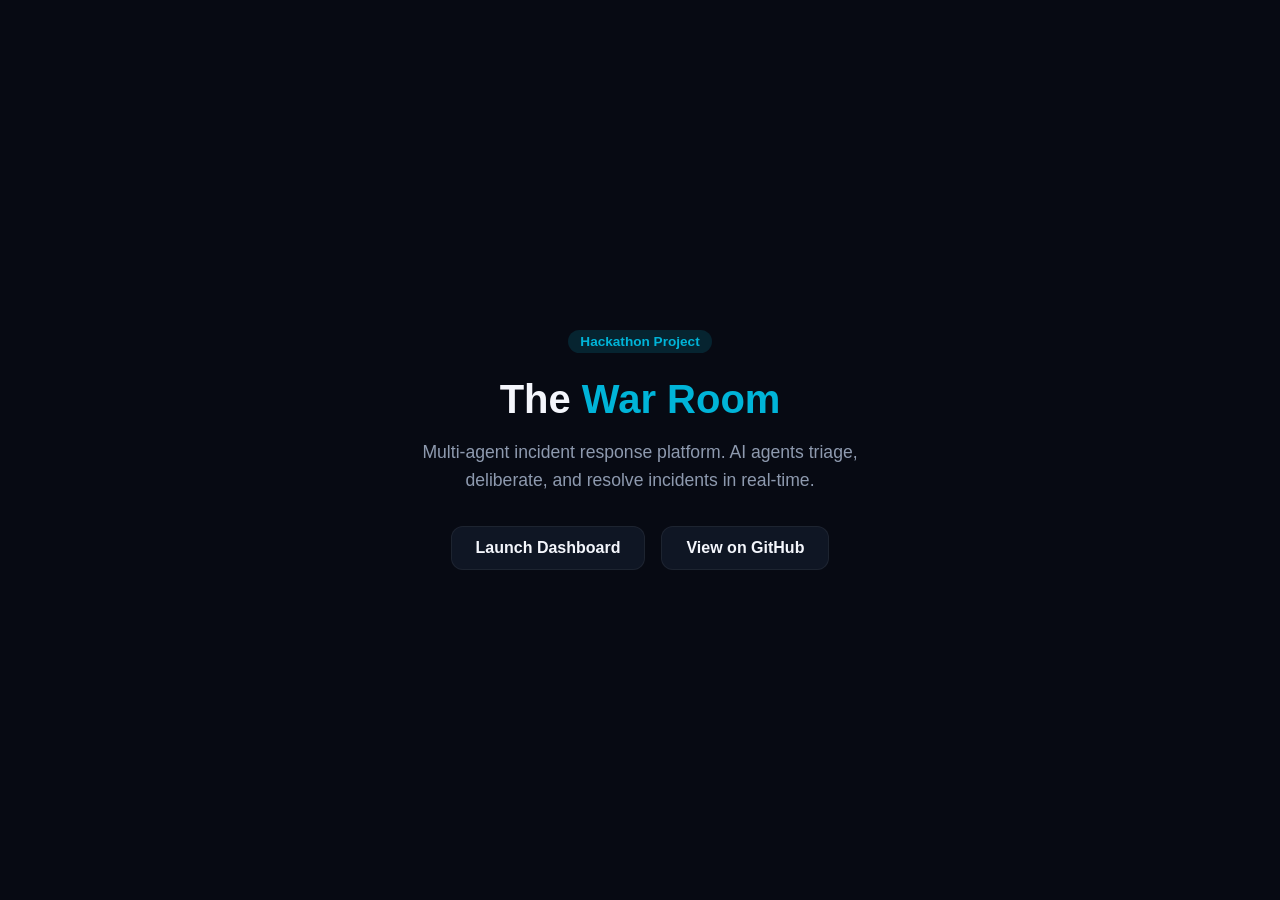
<file: docs/index.html>
<!DOCTYPE html>
<html lang="en">
<head>
    <meta charset="UTF-8">
    <meta name="viewport" content="width=device-width, initial-scale=1.0">
    <title>The War Room — Incident Response Platform</title>
    <style>
        * { margin: 0; padding: 0; box-sizing: border-box; }
        body {
            background: #070A13;
            color: #F4F6FC;
            font-family: 'Inter', -apple-system, sans-serif;
            display: flex;
            flex-direction: column;
            align-items: center;
            justify-content: center;
            min-height: 100vh;
            padding: 2rem;
            text-align: center;
        }
        h1 { font-size: 2.5rem; font-weight: 800; margin-bottom: 1rem; }
        .accent { color: #00B4D8; }
        p { color: #8E9AAF; font-size: 1.1rem; max-width: 500px; line-height: 1.6; margin-bottom: 2rem; }
        .links { display: flex; gap: 1rem; flex-wrap: wrap; justify-content: center; }
        a {
            background: rgba(27, 38, 59, 0.45);
            border: 1px solid rgba(255,255,255,0.06);
            color: #F4F6FC;
            padding: 0.75rem 1.5rem;
            border-radius: 12px;
            text-decoration: none;
            font-weight: 600;
            transition: all 0.2s;
        }
        a:hover { background: #00B4D8; color: #070A13; border-color: #00B4D8; }
        .badge {
            display: inline-block;
            background: rgba(0, 180, 216, 0.15);
            color: #00B4D8;
            padding: 0.25rem 0.75rem;
            border-radius: 999px;
            font-size: 0.85rem;
            font-weight: 600;
            margin-bottom: 1.5rem;
        }
    </style>
</head>
<body>
    <div class="badge">Hackathon Project</div>
    <h1>The <span class="accent">War Room</span></h1>
    <p>Multi-agent incident response platform. AI agents triage, deliberate, and resolve incidents in real-time.</p>
    <div class="links">
        <a href="../ui/dashboard.html">Launch Dashboard</a>
        <a href="https://github.com/vib3withsimran/The-war-room">View on GitHub</a>
    </div>
</body>
</html>
</file>
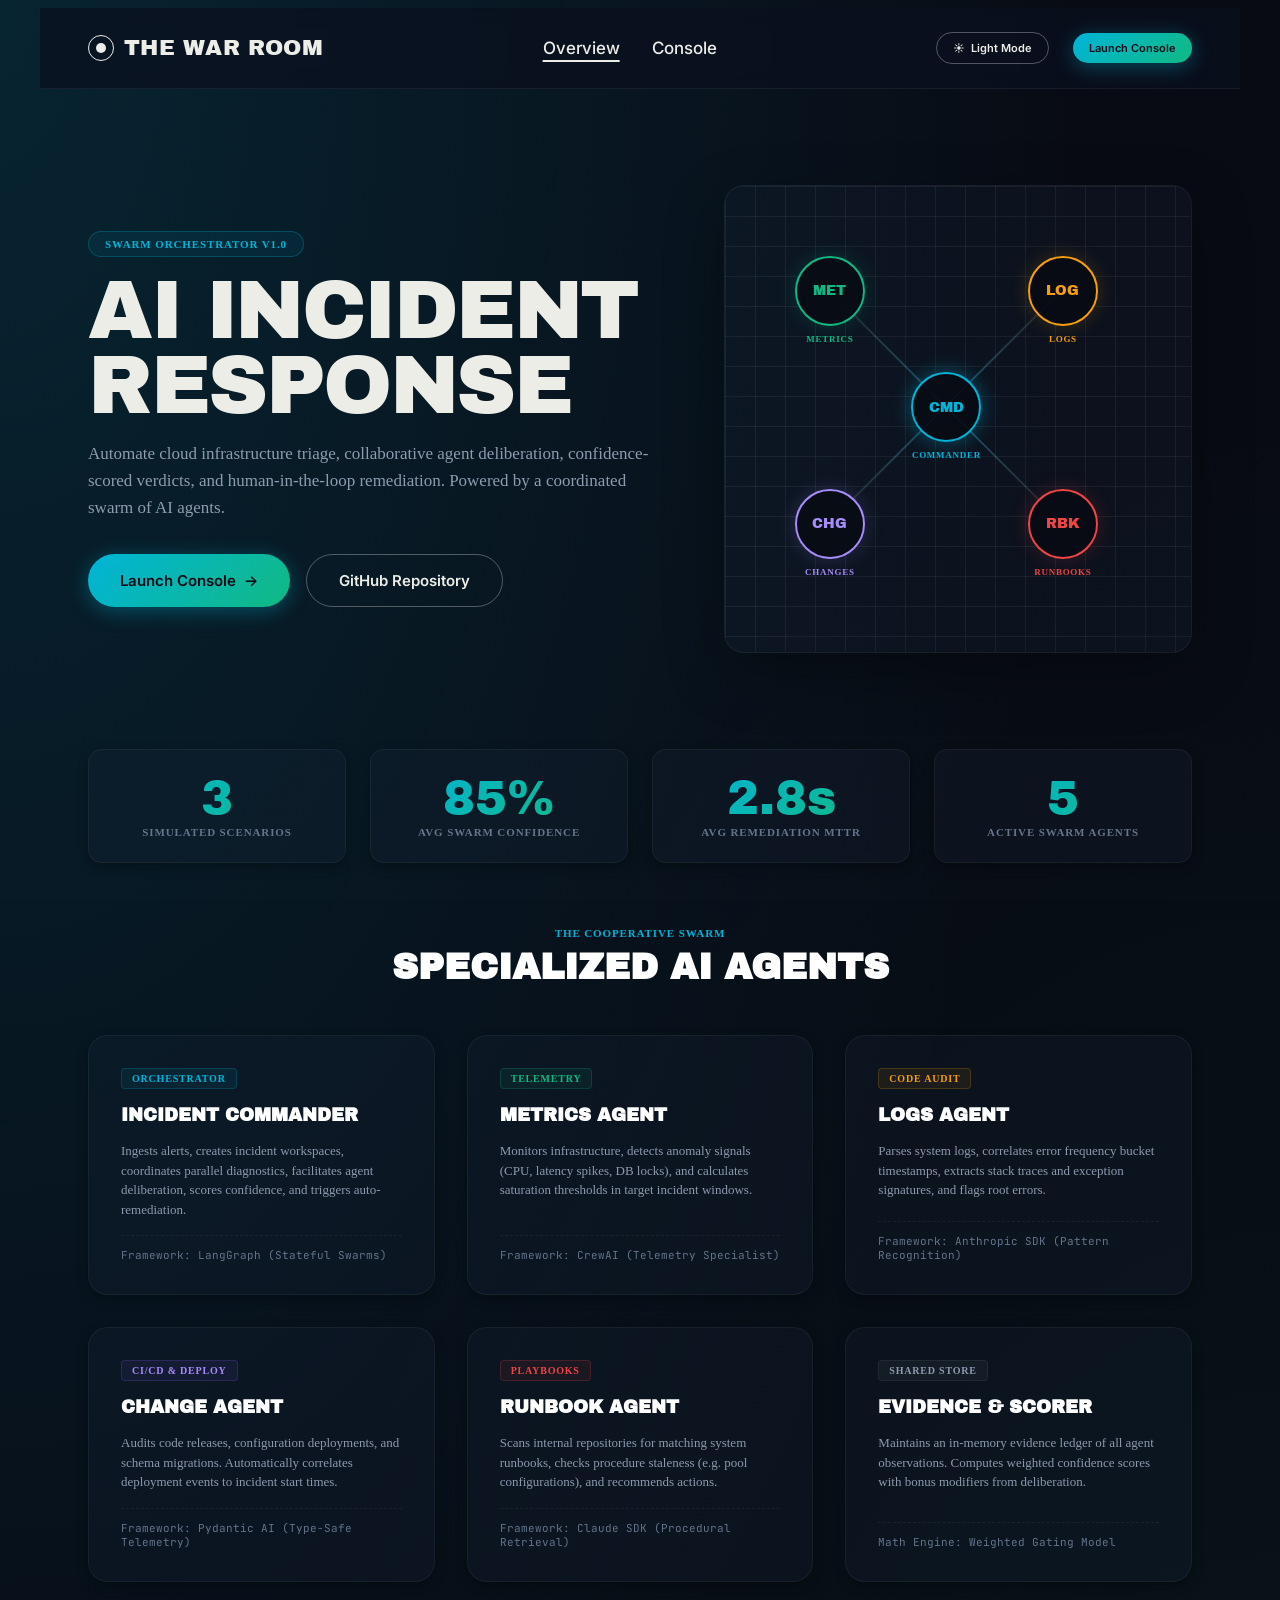
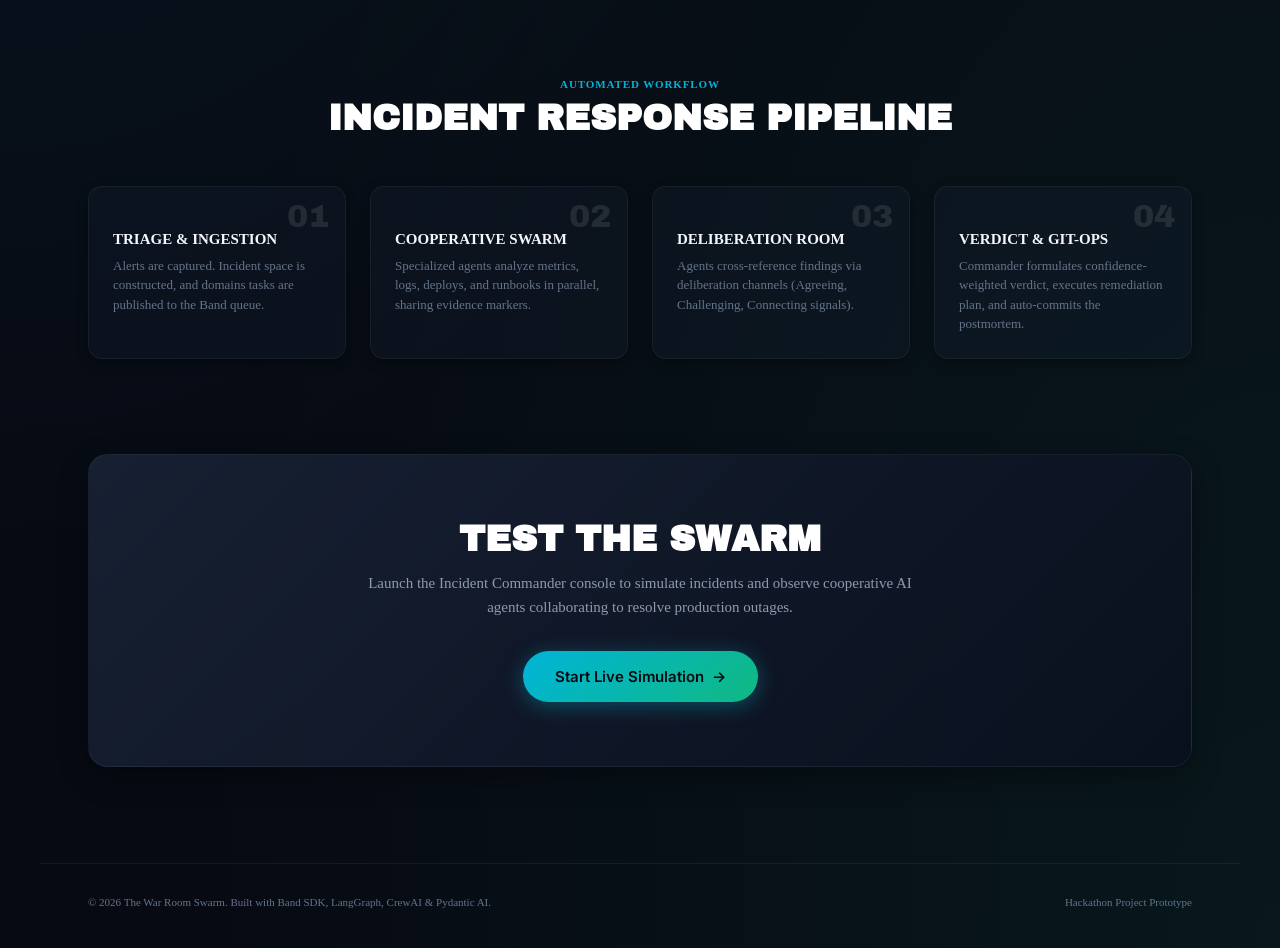
<file: ui/index.html>
<!doctype html>
<html lang="en">
  <head>
    <meta charset="UTF-8" />
    <meta name="viewport" content="width=device-width, initial-scale=1.0" />
    <title>The War Room — Autonomous AI Incident Response Swarm</title>
    <link rel="preconnect" href="https://fonts.googleapis.com" />
    <link rel="preconnect" href="https://fonts.gstatic.com" crossorigin />
    <link
      href="https://fonts.googleapis.com/css2?family=Archivo+Black&family=Inter:wght@400;500;600;700&family=JetBrains+Mono:wght@400;500&display=swap"
      rel="stylesheet"
    />
    <link rel="stylesheet" href="assets/tokens.css" />
    <link rel="stylesheet" href="assets/components.css" />
    <link rel="stylesheet" href="https://unpkg.com/aos@next/dist/aos.css" />
    <style>
      :root {
        /* Theme Variables (Dark Mode by Default) */
        --bg-color: #070a13;
        --bg-image:
          radial-gradient(at 0% 0%, rgba(0, 180, 216, 0.15) 0px, transparent 60%),
          radial-gradient(at 100% 100%, rgba(16, 185, 129, 0.08) 0px, transparent 60%);
        --fg-color: #f4f6fc;
        --fg-soft: #8e9aaf;
        --fg-muted: #64748b;
        --card-bg: rgba(27, 38, 59, 0.25);
        --card-border: rgba(255, 255, 255, 0.05);
        --node-bg: rgba(7, 10, 19, 0.9);
        --nav-bg: rgba(10, 15, 30, 0.75);
        --border-color: rgba(255, 255, 255, 0.06);
        --title-color: #ffffff;
        --cta-bg: linear-gradient(135deg, rgba(27, 38, 59, 0.8), rgba(10, 15, 30, 0.8));
        --footer-bg: transparent;
        --footer-border: rgba(255, 255, 255, 0.06);
        --shadow-intensity: rgba(0, 0, 0, 0.32);
        --text-stroke-color: rgba(255, 255, 255, 0.1);
      }

      [data-theme="light"] {
        /* Override SLATE Design System tokens for light theme */
        --sl-bg: #f8fafc;
        --sl-bg-alt: #f1f5f9;
        --sl-surface: #e2e8f0;
        --sl-surface-2: #cbd5e1;
        --sl-bg-dark: #f1f5f9;

        --sl-fg: #0f172a;
        --sl-fg-soft: #334155;
        --sl-fg-muted: #64748b;
        --sl-fg-faint: #94a3b8;

        --sl-line: rgba(15, 23, 42, 0.08);
        --sl-line-strong: rgba(15, 23, 42, 0.16);
        --sl-line-hard: rgba(15, 23, 42, 0.32);

        --sl-accent: #0f172a;
        --sl-accent-ink: #f8fafc;
        --sl-accent-tint: rgba(15, 23, 42, 0.08);
        --sl-accent-glow: rgba(15, 23, 42, 0.15);

        /* Theme Variables (Light Mode) */
        --bg-color: #f8fafc;
        --bg-image:
          radial-gradient(at 0% 0%, rgba(0, 180, 216, 0.08) 0px, transparent 60%),
          radial-gradient(at 100% 100%, rgba(16, 185, 129, 0.05) 0px, transparent 60%);
        --fg-color: #0f172a;
        --fg-soft: #334155;
        --fg-muted: #64748b;
        --card-bg: rgba(255, 255, 255, 0.85);
        --card-border: rgba(0, 0, 0, 0.06);
        --node-bg: rgba(255, 255, 255, 0.95);
        --nav-bg: rgba(255, 255, 255, 0.85);
        --border-color: rgba(0, 0, 0, 0.06);
        --title-color: #0f172a;
        --cta-bg: linear-gradient(135deg, rgba(241, 245, 249, 0.95), rgba(226, 232, 240, 0.95));
        --footer-bg: #f1f5f9;
        --footer-border: rgba(0, 0, 0, 0.06);
        --shadow-intensity: rgba(0, 0, 0, 0.05);
        --text-stroke-color: rgba(15, 23, 42, 0.1);
      }

      body {
        background-color: var(--bg-color);
        background-image: var(--bg-image);
        color: var(--fg-color);
        overflow-x: hidden;
        transition:
          background-color 0.3s ease,
          color 0.3s ease;
      }

      .section-title,
      .agent-name,
      .cta-title {
        color: var(--title-color) !important;
        transition: color 0.3s ease;
      }

      /* --- Header / Navigation overrides --- */
      .header-nav {
        max-width: 1200px;
        margin: 0 auto;
        border-bottom: 1px solid var(--border-color);
        background: var(--nav-bg);
        backdrop-filter: blur(10px);
        position: sticky;
        top: 0;
        z-index: 100;
        transition:
          background 0.3s ease,
          border-bottom-color 0.3s ease;
      }

      /* --- Hero Section --- */
      .hero {
        max-width: 1200px;
        margin: 0 auto;
        padding: var(--sl-sp-9) var(--sl-sp-7);
        display: grid;
        grid-template-columns: 1.1fr 0.9fr;
        gap: var(--sl-sp-8);
        align-items: center;
      }

      @media (max-width: 968px) {
        .hero {
          grid-template-columns: 1fr;
          text-align: center;
          padding: var(--sl-sp-7) var(--sl-sp-5);
        }
      }

      .hero-badge {
        display: inline-flex;
        align-items: center;
        gap: 8px;
        background: rgba(0, 180, 216, 0.08);
        border: 1px solid rgba(0, 180, 216, 0.25);
        color: #00b4d8;
        padding: 6px 16px;
        border-radius: 99px;
        font-size: var(--sl-fs-micro);
        font-weight: var(--sl-fw-bold);
        letter-spacing: var(--sl-tracking-label);
        text-transform: uppercase;
        margin-bottom: var(--sl-sp-4);
      }

      .hero-title {
        font-size: clamp(48px, 6.5vw, 84px);
        margin: 0 0 var(--sl-sp-4) 0;
        line-height: 0.9;
      }

      .hero-subtitle {
        font-size: var(--sl-fs-body-lg);
        color: var(--fg-soft);
        max-width: 600px;
        margin-bottom: var(--sl-sp-6);
        line-height: 1.6;
        transition: color 0.3s ease;
      }

      .hero-actions {
        display: flex;
        gap: var(--sl-sp-4);
      }

      @media (max-width: 968px) {
        .hero-actions {
          justify-content: center;
        }
      }

      .btn-primary {
        background: linear-gradient(135deg, #00b4d8, #10b981);
        color: #070a13;
        border: none;
        box-shadow: 0 4px 20px rgba(0, 180, 216, 0.35);
      }
      .btn-primary:hover {
        transform: translateY(-2px);
        box-shadow: 0 6px 24px rgba(0, 180, 216, 0.45);
        background: linear-gradient(135deg, #00b4d8, #10b981);
      }

      /* --- Swarm Interactive Visual --- */
      .swarm-visual {
        position: relative;
        aspect-ratio: 1;
        background: var(--card-bg);
        border: 1px solid var(--card-border);
        border-radius: var(--sl-r-lg);
        overflow: hidden;
        display: grid;
        place-items: center;
        box-shadow: var(--sl-shadow-lg);
        transition:
          background 0.3s ease,
          border-color 0.3s ease;
      }

      .visual-grid {
        position: absolute;
        inset: 0;
        background-image:
          linear-gradient(var(--border-color) 1px, transparent 1px),
          linear-gradient(90deg, var(--border-color) 1px, transparent 1px);
        background-size: 30px 30px;
        transition: background-image 0.3s ease;
      }

      .visual-node {
        width: 70px;
        height: 70px;
        border-radius: 50%;
        background: var(--node-bg);
        border: 2px solid var(--border-color, var(--sl-line-strong));
        display: grid;
        place-items: center;
        position: absolute;
        box-shadow: 0 0 20px var(--shadow-color, transparent);
        transition:
          all 0.3s var(--sl-ease),
          background 0.3s ease,
          border-color 0.3s ease;
        cursor: pointer;
        z-index: 10;
      }

      .visual-node:hover {
        transform: scale(1.1) !important;
        box-shadow: 0 0 25px var(--border-color);
      }

      .visual-node .abbr {
        font-family: var(--sl-ff-display);
        font-size: 14px;
        color: var(--fg-color);
        transition: color 0.3s ease;
      }

      .visual-node .badge-tag {
        font-size: 9px;
        font-weight: 700;
        color: var(--tag-color);
        position: absolute;
        bottom: -20px;
        white-space: nowrap;
        letter-spacing: var(--sl-tracking-label);
        text-transform: uppercase;
      }

      /* Connection lines */
      .connection-canvas {
        position: absolute;
        inset: 0;
        width: 100%;
        height: 100%;
        pointer-events: none;
        z-index: 1;
      }

      /* --- Stats Panel --- */
      .stats-banner {
        max-width: 1200px;
        margin: 0 auto var(--sl-sp-8) auto;
        display: grid;
        grid-template-columns: repeat(4, 1fr);
        gap: var(--sl-sp-5);
        padding: 0 var(--sl-sp-7);
      }

      @media (max-width: 768px) {
        .stats-banner {
          grid-template-columns: repeat(2, 1fr);
        }
      }

      .stat-card {
        background: var(--card-bg);
        border: 1px solid var(--card-border);
        border-radius: var(--sl-r-md);
        padding: var(--sl-sp-5);
        text-align: center;
        box-shadow: 0 4px 12px var(--shadow-intensity);
        transition: all 0.3s ease;
      }

      .stat-card:hover {
        transform: translateY(-2px);
        border-color: rgba(0, 180, 216, 0.3);
        box-shadow: 0 8px 24px rgba(0, 180, 216, 0.15);
      }

      .stat-value {
        font-family: var(--sl-ff-display);
        font-size: var(--sl-fs-h1);
        color: var(--fg-color);
        line-height: 1;
        margin-bottom: 4px;
        background: linear-gradient(135deg, #00b4d8, #10b981);
        -webkit-background-clip: text;
        -webkit-text-fill-color: transparent;
      }

      .stat-label {
        font-size: var(--sl-fs-micro);
        font-weight: var(--sl-fw-semibold);
        color: var(--fg-muted);
        letter-spacing: var(--sl-tracking-label);
        text-transform: uppercase;
        transition: color 0.3s ease;
      }

      /* --- Features Section --- */
      .section-wrap {
        max-width: 1200px;
        margin: 0 auto var(--sl-sp-9) auto;
        padding: 0 var(--sl-sp-7);
      }

      .section-header {
        margin-bottom: var(--sl-sp-7);
        text-align: center;
      }

      .section-label {
        font-size: var(--sl-fs-micro);
        font-weight: var(--sl-fw-bold);
        color: #00b4d8;
        letter-spacing: var(--sl-tracking-label);
        text-transform: uppercase;
        margin-bottom: 8px;
        display: block;
      }

      .section-title {
        font-family: var(--sl-ff-display);
        font-size: var(--sl-fs-h2);
        margin: 0;
        text-transform: uppercase;
      }

      .agents-grid {
        display: grid;
        grid-template-columns: repeat(3, 1fr);
        gap: var(--sl-sp-6);
      }

      @media (max-width: 968px) {
        .agents-grid {
          grid-template-columns: repeat(2, 1fr);
        }
      }
      @media (max-width: 640px) {
        .agents-grid {
          grid-template-columns: 1fr;
        }
      }

      .agent-item-card {
        background: var(--card-bg);
        border: 1px solid var(--card-border);
        border-radius: var(--sl-r-lg);
        padding: var(--sl-sp-6);
        display: flex;
        flex-direction: column;
        gap: var(--sl-sp-4);
        box-shadow: 0 4px 12px var(--shadow-intensity);
        transition: all 0.3s var(--sl-ease);
      }

      .agent-item-card:hover {
        transform: translateY(-4px);
        border-color: rgba(0, 180, 216, 0.3);
        background: var(--card-bg);
        box-shadow: 0 8px 24px rgba(0, 180, 216, 0.1);
      }

      .agent-badge {
        background: rgba(255, 255, 255, 0.04);
        color: var(--fg-soft);
        padding: 4px 10px;
        border-radius: 4px;
        font-size: 10px;
        font-weight: 700;
        width: fit-content;
        text-transform: uppercase;
        letter-spacing: var(--sl-tracking-label);
        border: 1px solid var(--border-color);
        transition: color 0.3s ease;
      }

      .agent-badge.commander {
        background: rgba(0, 180, 216, 0.08);
        border-color: rgba(0, 180, 216, 0.2);
        color: #00b4d8;
      }
      .agent-badge.commander[data-theme="light"] {
        background: rgba(0, 180, 216, 0.12);
      }
      .agent-badge.metrics {
        background: rgba(16, 185, 129, 0.08);
        border-color: rgba(16, 185, 129, 0.2);
        color: #10b981;
      }
      .agent-badge.logs {
        background: rgba(245, 158, 11, 0.08);
        border-color: rgba(245, 158, 11, 0.2);
        color: #f59e0b;
      }
      .agent-badge.change {
        background: rgba(139, 92, 246, 0.08);
        border-color: rgba(139, 92, 246, 0.2);
        color: #a78bfa;
      }
      .agent-badge.runbook {
        background: rgba(239, 68, 68, 0.08);
        border-color: rgba(239, 68, 68, 0.2);
        color: #ef4444;
      }

      .agent-name {
        font-family: var(--sl-ff-display);
        font-size: var(--sl-fs-h4);
        margin: 0;
        text-transform: uppercase;
      }

      .agent-desc {
        color: var(--fg-soft);
        font-size: var(--sl-fs-small);
        line-height: 1.5;
        margin: 0;
        transition: color 0.3s ease;
      }

      .agent-framework {
        font-size: var(--sl-fs-micro);
        font-family: var(--sl-ff-mono);
        color: var(--fg-muted);
        margin-top: auto;
        border-top: 1px dashed var(--border-color);
        padding-top: 12px;
        transition:
          color 0.3s ease,
          border-top-color 0.3s ease;
      }

      /* --- Protocol/Steps Section --- */
      .timeline-steps {
        display: grid;
        grid-template-columns: repeat(4, 1fr);
        gap: var(--sl-sp-5);
        margin-top: var(--sl-sp-6);
      }

      @media (max-width: 968px) {
        .timeline-steps {
          grid-template-columns: repeat(2, 1fr);
        }
      }
      @media (max-width: 640px) {
        .timeline-steps {
          grid-template-columns: 1fr;
        }
      }

      .step-item {
        position: relative;
        background: var(--card-bg);
        border: 1px solid var(--card-border);
        border-radius: var(--sl-r-md);
        padding: var(--sl-sp-5);
        box-shadow: 0 4px 12px var(--shadow-intensity);
        transition: all 0.3s ease;
      }

      .step-item:hover {
        transform: translateY(-2px);
        border-color: rgba(0, 180, 216, 0.25);
      }

      .step-num {
        font-family: var(--sl-ff-display);
        font-size: 32px;
        color: var(--text-stroke-color);
        position: absolute;
        top: 12px;
        right: 16px;
        transition: color 0.3s ease;
      }

      .step-title {
        font-weight: var(--sl-fw-bold);
        font-size: var(--sl-fs-body);
        margin-bottom: 8px;
        text-transform: uppercase;
        color: var(--fg-color);
        transition: color 0.3s ease;
      }

      .step-desc {
        font-size: var(--sl-fs-small);
        color: var(--fg-muted);
        line-height: 1.5;
        margin: 0;
        transition: color 0.3s ease;
      }

      /* --- CTA Block --- */
      .cta-block {
        background: var(--cta-bg);
        border: 1px solid var(--card-border);
        border-radius: var(--sl-r-lg);
        padding: var(--sl-sp-8) var(--sl-sp-6);
        text-align: center;
        margin-bottom: var(--sl-sp-9);
        position: relative;
        overflow: hidden;
        box-shadow: 0 10px 30px var(--shadow-intensity);
        transition:
          background 0.3s ease,
          border-color 0.3s ease;
      }

      .cta-title {
        font-family: var(--sl-ff-display);
        font-size: var(--sl-fs-h2);
        margin: 0 0 var(--sl-sp-3) 0;
        text-transform: uppercase;
      }

      .cta-desc {
        color: var(--fg-soft);
        max-width: 550px;
        margin: 0 auto var(--sl-sp-6) auto;
        font-size: var(--sl-fs-body);
        line-height: 1.6;
        transition: color 0.3s ease;
      }

      /* --- Footer --- */
      .footer {
        max-width: 1200px;
        margin: 0 auto;
        padding: var(--sl-sp-6) var(--sl-sp-7);
        border-top: 1px solid var(--footer-border);
        background: var(--footer-bg);
        display: flex;
        justify-content: space-between;
        align-items: center;
        font-size: var(--sl-fs-micro);
        color: var(--fg-muted);
        transition:
          background-color 0.3s ease,
          border-top-color 0.3s ease,
          color 0.3s ease;
      }

      @media (max-width: 640px) {
        .footer {
          flex-direction: column;
          gap: var(--sl-sp-3);
          text-align: center;
        }
      }
      /* --- Floating Swarm Node Animations --- */
      @keyframes float-cmd {
        0% {
          transform: translateY(0px) scale(1);
        }
        50% {
          transform: translateY(-4px) scale(1.01);
        }
        100% {
          transform: translateY(0px) scale(1);
        }
      }
      @keyframes float-nodes {
        0% {
          transform: translateY(0px);
        }
        50% {
          transform: translateY(-8px);
        }
        100% {
          transform: translateY(0px);
        }
      }

      #node-cmd {
        animation: float-cmd 6s ease-in-out infinite;
      }
      #node-mt {
        animation: float-nodes 5s ease-in-out infinite 0.5s;
      }
      #node-lg {
        animation: float-nodes 7s ease-in-out infinite 1.5s;
      }
      #node-ch {
        animation: float-nodes 6s ease-in-out infinite 1s;
      }
      #node-rb {
        animation: float-nodes 8s ease-in-out infinite 2s;
      }
    </style>
  </head>
  <body class="sl-grain">
    <!-- NAVIGATION HEADER -->
    <nav class="sl-nav header-nav">
      <a href="index.html" class="sl-logo">
        <span class="mark"></span>
        THE WAR ROOM
      </a>
      <div class="sl-nav-links">
        <a href="index.html" class="active">Overview</a>
        <a href="dashboard.html">Console</a>
      </div>
      <div class="sl-nav-right">
        <button
          id="theme-toggle"
          class="btn btn--sm btn--ghost"
          style="margin-right: 12px; cursor: pointer; display: flex; align-items: center; gap: 6px"
        >
          <span id="theme-icon">☀️</span> <span id="theme-text">Light Mode</span>
        </button>
        <a href="dashboard.html" class="btn btn--sm btn-primary">Launch Console</a>
      </div>
    </nav>

    <!-- HERO SECTION -->
    <header class="hero">
      <div class="hero-content">
        <div class="hero-badge" data-aos="fade-down">
          <span>Swarm Orchestrator v1.0</span>
        </div>
        <h1 class="hero-title sl-display" data-aos="fade-right" data-aos-delay="100">
          AI Incident Response
        </h1>
        <p class="hero-subtitle" data-aos="fade-right" data-aos-delay="200">
          Automate cloud infrastructure triage, collaborative agent deliberation, confidence-scored
          verdicts, and human-in-the-loop remediation. Powered by a coordinated swarm of AI agents.
        </p>
        <div class="hero-actions" data-aos="fade-up" data-aos-delay="300">
          <a href="dashboard.html" class="btn btn--lg btn-primary"
            >Launch Console <span class="arrow">→</span></a
          >
          <a
            href="https://github.com/vib3withsimran/The-war-room"
            target="_blank"
            class="btn btn--lg btn--ghost"
            >GitHub Repository</a
          >
        </div>
      </div>

      <div class="swarm-visual" data-aos="zoom-in" data-aos-delay="200">
        <div class="visual-grid"></div>
        <canvas class="connection-canvas" id="connections"></canvas>

        <!-- Commander Node -->
        <div
          class="visual-node"
          id="node-cmd"
          style="
            top: 40%;
            left: 40%;
            --border-color: #00b4d8;
            --shadow-color: rgba(0, 180, 216, 0.4);
            --fg-color: #00b4d8;
          "
        >
          <span class="abbr">CMD</span>
          <span class="badge-tag" style="--tag-color: #00b4d8">Commander</span>
        </div>

        <!-- Metrics Agent Node -->
        <div
          class="visual-node"
          id="node-mt"
          style="
            top: 15%;
            left: 15%;
            --border-color: #10b981;
            --shadow-color: rgba(16, 185, 129, 0.2);
            --fg-color: #10b981;
          "
        >
          <span class="abbr">MET</span>
          <span class="badge-tag" style="--tag-color: #10b981">Metrics</span>
        </div>

        <!-- Logs Agent Node -->
        <div
          class="visual-node"
          id="node-lg"
          style="
            top: 15%;
            left: 65%;
            --border-color: #f59e0b;
            --shadow-color: rgba(245, 158, 11, 0.2);
            --fg-color: #f59e0b;
          "
        >
          <span class="abbr">LOG</span>
          <span class="badge-tag" style="--tag-color: #f59e0b">Logs</span>
        </div>

        <!-- Change Agent Node -->
        <div
          class="visual-node"
          id="node-ch"
          style="
            top: 65%;
            left: 15%;
            --border-color: #a78bfa;
            --shadow-color: rgba(167, 139, 250, 0.2);
            --fg-color: #a78bfa;
          "
        >
          <span class="abbr">CHG</span>
          <span class="badge-tag" style="--tag-color: #a78bfa">Changes</span>
        </div>

        <!-- Runbook Agent Node -->
        <div
          class="visual-node"
          id="node-rb"
          style="
            top: 65%;
            left: 65%;
            --border-color: #ef4444;
            --shadow-color: rgba(239, 68, 68, 0.2);
            --fg-color: #ef4444;
          "
        >
          <span class="abbr">RBK</span>
          <span class="badge-tag" style="--tag-color: #ef4444">Runbooks</span>
        </div>
      </div>
    </header>

    <!-- LIVE STATS BANNER -->
    <section class="stats-banner">
      <div class="stat-card" data-aos="fade-up" data-aos-delay="100">
        <div class="stat-value" id="stat-scenarios">3</div>
        <div class="stat-label">Simulated Scenarios</div>
      </div>
      <div class="stat-card" data-aos="fade-up" data-aos-delay="200">
        <div class="stat-value" id="stat-confidence">86%</div>
        <div class="stat-label">Avg Swarm Confidence</div>
      </div>
      <div class="stat-card" data-aos="fade-up" data-aos-delay="300">
        <div class="stat-value" id="stat-mttr">2.8s</div>
        <div class="stat-label">Avg Remediation MTTR</div>
      </div>
      <div class="stat-card" data-aos="fade-up" data-aos-delay="400">
        <div class="stat-value" id="stat-agents">5</div>
        <div class="stat-label">Active Swarm Agents</div>
      </div>
    </section>

    <!-- AGENT SWARM SHOWCASE -->
    <section class="section-wrap">
      <div class="section-header" data-aos="fade-down">
        <span class="section-label">The Cooperative Swarm</span>
        <h2 class="section-title">Specialized AI Agents</h2>
      </div>
      <div class="agents-grid">
        <!-- Commander Agent -->
        <div class="agent-item-card" data-aos="zoom-in" data-aos-delay="100">
          <span class="agent-badge commander">Orchestrator</span>
          <h3 class="agent-name">Incident Commander</h3>
          <p class="agent-desc">
            Ingests alerts, creates incident workspaces, coordinates parallel diagnostics,
            facilitates agent deliberation, scores confidence, and triggers auto-remediation.
          </p>
          <div class="agent-framework">Framework: LangGraph (Stateful Swarms)</div>
        </div>

        <!-- Metrics Agent -->
        <div class="agent-item-card" data-aos="zoom-in" data-aos-delay="200">
          <span class="agent-badge metrics">Telemetry</span>
          <h3 class="agent-name">Metrics Agent</h3>
          <p class="agent-desc">
            Monitors infrastructure, detects anomaly signals (CPU, latency spikes, DB locks), and
            calculates saturation thresholds in target incident windows.
          </p>
          <div class="agent-framework">Framework: CrewAI (Telemetry Specialist)</div>
        </div>

        <!-- Logs Agent -->
        <div class="agent-item-card" data-aos="zoom-in" data-aos-delay="300">
          <span class="agent-badge logs">Code Audit</span>
          <h3 class="agent-name">Logs Agent</h3>
          <p class="agent-desc">
            Parses system logs, correlates error frequency bucket timestamps, extracts stack traces
            and exception signatures, and flags root errors.
          </p>
          <div class="agent-framework">Framework: Anthropic SDK (Pattern Recognition)</div>
        </div>

        <!-- Change Agent -->
        <div class="agent-item-card" data-aos="zoom-in" data-aos-delay="100">
          <span class="agent-badge change">CI/CD & Deploy</span>
          <h3 class="agent-name">Change Agent</h3>
          <p class="agent-desc">
            Audits code releases, configuration deployments, and schema migrations. Automatically
            correlates deployment events to incident start times.
          </p>
          <div class="agent-framework">Framework: Pydantic AI (Type-Safe Telemetry)</div>
        </div>

        <!-- Runbook Agent -->
        <div class="agent-item-card" data-aos="zoom-in" data-aos-delay="200">
          <span class="agent-badge runbook">Playbooks</span>
          <h3 class="agent-name">Runbook Agent</h3>
          <p class="agent-desc">
            Scans internal repositories for matching system runbooks, checks procedure staleness
            (e.g. pool configurations), and recommends actions.
          </p>
          <div class="agent-framework">Framework: Claude SDK (Procedural Retrieval)</div>
        </div>

        <!-- Evidence Store -->
        <div class="agent-item-card" data-aos="zoom-in" data-aos-delay="300">
          <span class="agent-badge">Shared Store</span>
          <h3 class="agent-name">Evidence & Scorer</h3>
          <p class="agent-desc">
            Maintains an in-memory evidence ledger of all agent observations. Computes weighted
            confidence scores with bonus modifiers from deliberation.
          </p>
          <div class="agent-framework">Math Engine: Weighted Gating Model</div>
        </div>
      </div>
    </section>

    <!-- INCIDENT PROTOCOL TIMELINE -->
    <section class="section-wrap">
      <div class="section-header" data-aos="fade-down">
        <span class="section-label">Automated Workflow</span>
        <h2 class="section-title">Incident Response Pipeline</h2>
      </div>
      <div class="timeline-steps">
        <div class="step-item" data-aos="flip-left" data-aos-delay="100">
          <span class="step-num">01</span>
          <h4 class="step-title">Triage & Ingestion</h4>
          <p class="step-desc">
            Alerts are captured. Incident space is constructed, and domains tasks are published to
            the Band queue.
          </p>
        </div>
        <div class="step-item" data-aos="flip-left" data-aos-delay="200">
          <span class="step-num">02</span>
          <h4 class="step-title">Cooperative Swarm</h4>
          <p class="step-desc">
            Specialized agents analyze metrics, logs, deploys, and runbooks in parallel, sharing
            evidence markers.
          </p>
        </div>
        <div class="step-item" data-aos="flip-left" data-aos-delay="300">
          <span class="step-num">03</span>
          <h4 class="step-title">Deliberation Room</h4>
          <p class="step-desc">
            Agents cross-reference findings via deliberation channels (Agreeing, Challenging,
            Connecting signals).
          </p>
        </div>
        <div class="step-item" data-aos="flip-left" data-aos-delay="400">
          <span class="step-num">04</span>
          <h4 class="step-title">Verdict & Git-Ops</h4>
          <p class="step-desc">
            Commander formulates confidence-weighted verdict, executes remediation plan, and
            auto-commits the postmortem.
          </p>
        </div>
      </div>
    </section>

    <!-- CTA BANNER -->
    <section class="section-wrap">
      <div class="cta-block" data-aos="zoom-in-up">
        <h2 class="cta-title">Test the Swarm</h2>
        <p class="cta-desc">
          Launch the Incident Commander console to simulate incidents and observe cooperative AI
          agents collaborating to resolve production outages.
        </p>
        <a href="dashboard.html" class="btn btn--lg btn-primary"
          >Start Live Simulation <span class="arrow">→</span></a
        >
      </div>
    </section>

    <!-- FOOTER -->
    <footer class="footer">
      <div>© 2026 The War Room Swarm. Built with Band SDK, LangGraph, CrewAI & Pydantic AI.</div>
      <div>Hackathon Project Prototype</div>
    </footer>

    <!-- load scenarios.js to dynamically compute stats -->
    <script src="scenarios.js"></script>
    <script>
      // Draw connection lines on canvas dynamically relative to viewport
      function resizeCanvas() {
        const canvas = document.getElementById("connections");
        const container = canvas.parentElement;
        canvas.width = container.offsetWidth;
        canvas.height = container.offsetHeight;
      }

      function drawConnections() {
        const canvas = document.getElementById("connections");
        const ctx = canvas.getContext("2d");
        ctx.clearRect(0, 0, canvas.width, canvas.height);

        const cmd = document.getElementById("node-cmd");
        const mt = document.getElementById("node-mt");
        const lg = document.getElementById("node-lg");
        const ch = document.getElementById("node-ch");
        const rb = document.getElementById("node-rb");

        const containerRect = canvas.getBoundingClientRect();
        function getCenter(el) {
          const rect = el.getBoundingClientRect();
          return {
            x: (rect.left + rect.right) / 2 - containerRect.left,
            y: (rect.top + rect.bottom) / 2 - containerRect.top,
          };
        }

        const pCmd = getCenter(cmd);
        const targets = [getCenter(mt), getCenter(lg), getCenter(ch), getCenter(rb)];

        ctx.lineWidth = 1.5;

        const isLight = document.body.getAttribute("data-theme") === "light";
        const endColor = isLight ? "rgba(15, 23, 42, 0.03)" : "rgba(255, 255, 255, 0.05)";

        // Draw lines with gradient
        targets.forEach((t) => {
          const grad = ctx.createLinearGradient(pCmd.x, pCmd.y, t.x, t.y);
          grad.addColorStop(0, "rgba(0, 180, 216, 0.45)");
          grad.addColorStop(1, endColor);

          ctx.strokeStyle = grad;
          ctx.beginPath();
          ctx.moveTo(pCmd.x, pCmd.y);
          ctx.lineTo(t.x, t.y);
          ctx.stroke();
        });
      }

      // --- Theme Toggle Logic ---
      const themeToggleBtn = document.getElementById("theme-toggle");
      const themeIcon = document.getElementById("theme-icon");
      const themeText = document.getElementById("theme-text");

      function setTheme(theme) {
        if (theme === "light") {
          document.body.setAttribute("data-theme", "light");
          themeIcon.textContent = "🌙";
          themeText.textContent = "Dark Mode";
          localStorage.setItem("theme", "light");
        } else {
          document.body.removeAttribute("data-theme");
          themeIcon.textContent = "☀️";
          themeText.textContent = "Light Mode";
          localStorage.setItem("theme", "dark");
        }
      }

      // Initialize theme
      const savedTheme = localStorage.getItem("theme");
      if (savedTheme === "light") {
        setTheme("light");
      } else {
        setTheme("dark");
      }

      themeToggleBtn.addEventListener("click", () => {
        const currentTheme = document.body.getAttribute("data-theme");
        if (currentTheme === "light") {
          setTheme("dark");
        } else {
          setTheme("light");
        }
      });
      window.addEventListener("load", () => {
        resizeCanvas();

        // Dynamic line update loop for floating nodes
        function tick() {
          drawConnections();
          requestAnimationFrame(tick);
        }
        tick();

        // Parse scenarios.js variables to compute live dashboard metrics
        if (window.WAR_ROOM_SCENARIOS) {
          const data = window.WAR_ROOM_SCENARIOS;
          const order = data.order || [];
          const scenarios = data.scenarios || {};

          let totalConf = 0;
          let count = 0;

          order.forEach((id) => {
            const s = scenarios[id];
            if (s) {
              totalConf += s.confidence;
              count++;
            }
          });

          document.getElementById("stat-scenarios").textContent = count;
          if (count > 0) {
            const avgConfPct = Math.round((totalConf / count) * 100);
            document.getElementById("stat-confidence").textContent = avgConfPct + "%";
          }
        }
      });

      window.addEventListener("resize", () => {
        resizeCanvas();
        drawConnections();
      });
    </script>
    <script src="https://unpkg.com/aos@next/dist/aos.js"></script>
    <script>
      AOS.init({
        duration: 800,
        once: true,
      });
    </script>
  </body>
</html>
</file>
<file: ui/assets/tokens.css>
/* ============================================================
   SLATE Design System — tokens.css
   All design decisions live here as CSS custom properties.
   Load Archivo Black (display) and Inter (UI/body) +
   JetBrains Mono (code, rare) from Google Fonts:

   <link rel="preconnect" href="https://fonts.googleapis.com">
   <link rel="preconnect" href="https://fonts.gstatic.com" crossorigin>
   <link href="https://fonts.googleapis.com/css2?family=Archivo+Black&family=Inter:wght@400;500;600;700&family=JetBrains+Mono:wght@400;500&display=swap" rel="stylesheet">
   ============================================================ */

:root {
  /* ---------- Surfaces — warm charcoal, five steps ---------- */
  --sl-bg: #3d3d3d; /* page canvas — warm charcoal, never pure black */
  --sl-bg-alt: #454545; /* subtle lift, nested zone */
  --sl-surface: #525252; /* default card / thumb */
  --sl-surface-2: #5e5e5e; /* elevated card, hover */
  --sl-bg-dark: #2a2a2a; /* deep zone, footer */

  /* ---------- Foreground — warm off-white ---------- */
  --sl-fg: #edede8; /* primary text, display */
  --sl-fg-soft: #c4c4be; /* secondary body */
  --sl-fg-muted: #8c8c87; /* captions, meta, disabled */
  --sl-fg-faint: #646461; /* placeholders */

  /* ---------- Lines — semi-transparent white over charcoal ---------- */
  --sl-line: rgba(237, 237, 232, 0.08); /* default subtle border */
  --sl-line-strong: rgba(237, 237, 232, 0.16); /* emphasized */
  --sl-line-hard: rgba(237, 237, 232, 0.32); /* button outline */

  /* ---------- Accent — monochrome by default (white on charcoal) ---------- */
  /* The system is intentionally monochromatic. If the host brand
     needs a chromatic accent, override --sl-accent at :root level. */
  --sl-accent: #edede8;
  --sl-accent-soft: rgba(237, 237, 232, 0.6);
  --sl-accent-tint: rgba(237, 237, 232, 0.08);
  --sl-accent-glow: rgba(237, 237, 232, 0.2);
  --sl-accent-ink: #2a2a2a; /* text on bright fill */

  /* ---------- Support — rare ---------- */
  --sl-danger: #e85545;
  --sl-success: #7dc877;
  --sl-warning: #e8a855;

  /* ---------- Typography ---------- */
  --sl-ff-display: "Archivo Black", "Anton", "Impact", sans-serif;
  --sl-ff-sans: "Inter", "Helvetica Neue", Arial, sans-serif;
  --sl-ff-mono: "JetBrains Mono", "SFMono-Regular", Consolas, monospace;

  /* Type scale — display sizes are huge by design */
  --sl-fs-display-1: clamp(80px, 14vw, 240px);
  --sl-fs-display-2: clamp(64px, 10vw, 180px);
  --sl-fs-display-3: clamp(44px, 7vw, 120px);
  --sl-fs-h1: 48px;
  --sl-fs-h2: 36px;
  --sl-fs-h3: 24px;
  --sl-fs-h4: 18px;
  --sl-fs-body-lg: 17px;
  --sl-fs-body: 15px;
  --sl-fs-small: 13px;
  --sl-fs-micro: 11px;

  --sl-lh-display: 0.88; /* Archivo Black is heavy — tight line-height */
  --sl-lh-tight: 1.1;
  --sl-lh-snug: 1.4;
  --sl-lh-body: 1.6;

  --sl-tracking-display: -0.03em; /* tight on massive caps */
  --sl-tracking-label: 0.08em; /* UPPERCASE labels */
  --sl-tracking-mono: 0.02em;

  --sl-fw-regular: 400;
  --sl-fw-medium: 500;
  --sl-fw-semibold: 600;
  --sl-fw-bold: 700;

  /* ---------- Spacing (4px base) ---------- */
  --sl-sp-1: 4px;
  --sl-sp-2: 8px;
  --sl-sp-3: 12px;
  --sl-sp-4: 16px;
  --sl-sp-5: 24px;
  --sl-sp-6: 32px;
  --sl-sp-7: 48px;
  --sl-sp-8: 64px;
  --sl-sp-9: 96px;
  --sl-sp-10: 128px;

  /* ---------- Geometry — pills and circles ---------- */
  --sl-r-xs: 4px;
  --sl-r-sm: 8px;
  --sl-r-md: 14px;
  --sl-r-lg: 20px;
  --sl-r-xl: 28px;
  --sl-r-pill: 999px; /* default on buttons, nav chips, product thumbs */

  --sl-bw-hair: 1px;
  --sl-bw-thick: 1.5px;

  /* ---------- Shadows — soft, grounded ---------- */
  --sl-shadow-xs: 0 2px 6px rgba(0, 0, 0, 0.12);
  --sl-shadow-sm: 0 4px 16px rgba(0, 0, 0, 0.16);
  --sl-shadow: 0 8px 32px rgba(0, 0, 0, 0.24);
  --sl-shadow-lg: 0 20px 60px rgba(0, 0, 0, 0.32);

  /* Soft inner gradient for circular product thumbs */
  --sl-thumb-gradient: radial-gradient(
    circle at 50% 40%,
    rgba(237, 237, 232, 0.08) 0%,
    rgba(237, 237, 232, 0.02) 60%,
    transparent 100%
  );

  /* ---------- Motion — restrained, confident ---------- */
  --sl-ease: cubic-bezier(0.2, 0.7, 0.2, 1);
  --sl-dur-fast: 180ms;
  --sl-dur-med: 280ms;
}

/* ============================================================
   Base — applied via .sl-body on <body>
   ============================================================ */
*,
*::before,
*::after {
  box-sizing: border-box;
}

.sl-body {
  margin: 0;
  background: var(--sl-bg);
  color: var(--sl-fg);
  font-family: var(--sl-ff-sans);
  font-size: var(--sl-fs-body);
  font-weight: var(--sl-fw-regular);
  line-height: var(--sl-lh-body);
  -webkit-font-smoothing: antialiased;
  -moz-osx-font-smoothing: grayscale;
  text-rendering: optimizeLegibility;
  position: relative;
}

/* Signature grain — apply via .sl-grain on body or a wrapper.
   Uses an inline SVG turbulence filter so no external asset is needed. */
.sl-grain::before {
  content: "";
  position: fixed;
  inset: 0;
  pointer-events: none;
  z-index: 9999;
  background-image: url("data:image/svg+xml;utf8,<svg xmlns='http://www.w3.org/2000/svg' width='200' height='200'><filter id='n'><feTurbulence type='fractalNoise' baseFrequency='0.85' numOctaves='2' stitchTiles='stitch'/><feColorMatrix values='0 0 0 0 1 0 0 0 0 1 0 0 0 0 1 0 0 0 0.45 0'/></filter><rect width='100%25' height='100%25' filter='url(%23n)' opacity='0.55'/></svg>");
  background-size: 200px 200px;
  opacity: 0.06;
  mix-blend-mode: overlay;
}

::selection {
  background: var(--sl-fg);
  color: var(--sl-accent-ink);
}
</file>
<file: ui/assets/components.css>
/* ============================================================
   SLATE Design System — components.css
   All reusable component classes. Depends on tokens.css.
   Prefix is .sl-* (except .btn).
   ============================================================ */

/* ============================================================
   Typography utilities
   ============================================================ */
.sl-display {
  font-family: var(--sl-ff-display);
  font-weight: var(--sl-fw-regular); /* Archivo Black ships as single weight */
  text-transform: uppercase;
  letter-spacing: var(--sl-tracking-display);
  line-height: var(--sl-lh-display);
  color: var(--sl-fg);
}
.sl-display--outline {
  -webkit-text-stroke: 2px var(--sl-fg);
  -webkit-text-fill-color: transparent;
  color: transparent;
}

.sl-mono {
  font-family: var(--sl-ff-mono);
  font-size: var(--sl-fs-small);
  letter-spacing: var(--sl-tracking-mono);
}

.sl-label {
  font-family: var(--sl-ff-sans);
  font-size: var(--sl-fs-micro);
  font-weight: var(--sl-fw-semibold);
  letter-spacing: var(--sl-tracking-label);
  text-transform: uppercase;
  color: var(--sl-fg-muted);
}

.sl-muted {
  color: var(--sl-fg-muted);
}
.sl-soft {
  color: var(--sl-fg-soft);
}

/* ============================================================
   Logo — circle mark + wordmark
   ============================================================ */
.sl-logo {
  display: inline-flex;
  align-items: center;
  gap: 10px;
  font-family: var(--sl-ff-display);
  font-size: 22px;
  letter-spacing: 0.02em;
  color: var(--sl-fg);
  text-decoration: none;
  text-transform: uppercase;
  line-height: 1;
}
.sl-logo .mark {
  width: 26px;
  height: 26px;
  border: 1.5px solid var(--sl-fg);
  border-radius: 50%;
  display: grid;
  place-items: center;
  flex-shrink: 0;
}
.sl-logo .mark::before {
  content: "";
  width: 10px;
  height: 10px;
  border-radius: 50%;
  background: var(--sl-fg);
}
.sl-logo--lg {
  font-size: 32px;
}
.sl-logo--lg .mark {
  width: 36px;
  height: 36px;
}
.sl-logo--lg .mark::before {
  width: 14px;
  height: 14px;
}

/* ============================================================
   Buttons — pill-rounded, minimal
   ============================================================ */
.btn {
  --btn-bg: var(--sl-fg);
  --btn-fg: var(--sl-accent-ink);
  --btn-border: var(--sl-fg);
  display: inline-flex;
  align-items: center;
  justify-content: center;
  gap: 8px;
  font-family: var(--sl-ff-sans);
  font-size: var(--sl-fs-small);
  font-weight: var(--sl-fw-semibold);
  padding: 12px 24px;
  background: var(--btn-bg);
  color: var(--btn-fg);
  border: var(--sl-bw-hair) solid var(--btn-border);
  border-radius: var(--sl-r-pill);
  cursor: pointer;
  text-decoration: none;
  transition:
    background var(--sl-dur-fast) var(--sl-ease),
    color var(--sl-dur-fast) var(--sl-ease),
    border-color var(--sl-dur-fast) var(--sl-ease),
    transform var(--sl-dur-fast) var(--sl-ease);
}
.btn:hover {
  background: var(--sl-fg-soft);
  border-color: var(--sl-fg-soft);
  transform: translateY(-1px);
}
.btn:active {
  transform: translateY(0);
  opacity: 0.85;
}

/* Ghost — outlined, transparent */
.btn--ghost {
  --btn-bg: transparent;
  --btn-fg: var(--sl-fg);
  --btn-border: var(--sl-line-hard);
}
.btn--ghost:hover {
  --btn-bg: var(--sl-bg-alt);
  --btn-border: var(--sl-fg);
  color: var(--sl-fg);
}

/* Dark — on bright surfaces */
.btn--dark {
  --btn-bg: var(--sl-bg-dark);
  --btn-fg: var(--sl-fg);
  --btn-border: var(--sl-bg-dark);
}
.btn--dark:hover {
  --btn-bg: var(--sl-bg);
  --btn-border: var(--sl-bg);
}

.btn--sm {
  font-size: var(--sl-fs-micro);
  padding: 8px 16px;
}
.btn--lg {
  font-size: var(--sl-fs-body);
  padding: 16px 32px;
}

/* Round icon button — for search, cart, arrows */
.btn--round {
  width: 44px;
  height: 44px;
  padding: 0;
  border-radius: 50%;
}
.btn--round.btn--sm {
  width: 32px;
  height: 32px;
}
.btn--round.btn--lg {
  width: 56px;
  height: 56px;
}

.btn .arrow {
  display: inline-block;
  transition: transform var(--sl-dur-fast) var(--sl-ease);
}
.btn:hover .arrow {
  transform: translateX(3px);
}

/* ============================================================
   Link — subtle underlined
   ============================================================ */
.sl-link {
  color: var(--sl-fg);
  text-decoration: underline;
  text-decoration-thickness: 1px;
  text-underline-offset: 4px;
  text-decoration-color: var(--sl-line-strong);
  transition:
    color var(--sl-dur-fast) var(--sl-ease),
    text-decoration-color var(--sl-dur-fast) var(--sl-ease);
}
.sl-link:hover {
  color: var(--sl-fg);
  text-decoration-color: var(--sl-fg);
}
.sl-link--muted {
  color: var(--sl-fg-muted);
}
.sl-link--muted:hover {
  color: var(--sl-fg);
}

/* ============================================================
   Card — rounded, subtle border
   ============================================================ */
.sl-card {
  background: var(--sl-bg-alt);
  border: var(--sl-bw-hair) solid var(--sl-line);
  border-radius: var(--sl-r-lg);
  padding: var(--sl-sp-6);
}
.sl-card--elevated {
  background: var(--sl-surface);
  box-shadow: var(--sl-shadow-sm);
}
.sl-card--flat {
  background: transparent;
  border-color: transparent;
  padding: 0;
}
.sl-card--dark {
  background: var(--sl-bg-dark);
}

/* ============================================================
   Product thumb — the signature circular/oval capsule
   ============================================================ */
.sl-thumb {
  display: flex;
  flex-direction: column;
  align-items: center;
  gap: var(--sl-sp-3);
  text-decoration: none;
  color: inherit;
  cursor: pointer;
}
.sl-thumb .capsule {
  width: 160px;
  height: 180px;
  border-radius: var(--sl-r-pill); /* oval via full rounding + aspect */
  background: var(--sl-bg-alt) var(--sl-thumb-gradient);
  border: var(--sl-bw-hair) solid var(--sl-line);
  display: grid;
  place-items: center;
  overflow: hidden;
  position: relative;
  transition:
    transform var(--sl-dur-med) var(--sl-ease),
    border-color var(--sl-dur-fast) var(--sl-ease);
}
.sl-thumb:hover .capsule {
  transform: translateY(-4px);
  border-color: var(--sl-line-strong);
}
.sl-thumb .capsule img {
  max-width: 70%;
  height: auto;
  object-fit: contain;
}
.sl-thumb .title {
  font-family: var(--sl-ff-sans);
  font-size: var(--sl-fs-micro);
  font-weight: var(--sl-fw-semibold);
  letter-spacing: var(--sl-tracking-label);
  text-transform: uppercase;
  color: var(--sl-fg);
  text-align: center;
  max-width: 160px;
  line-height: 1.3;
}
.sl-thumb .spark {
  color: var(--sl-fg);
  font-size: 10px;
  opacity: 0.6;
  margin-top: -4px;
}
.sl-thumb--sm .capsule {
  width: 112px;
  height: 132px;
}
.sl-thumb--lg .capsule {
  width: 220px;
  height: 260px;
}

/* ============================================================
   Feature card — icon + heading + body
   ============================================================ */
.sl-feature {
  background: var(--sl-bg-alt);
  border: var(--sl-bw-hair) solid var(--sl-line);
  border-radius: var(--sl-r-lg);
  padding: var(--sl-sp-6);
  display: flex;
  flex-direction: column;
  gap: var(--sl-sp-4);
}
.sl-feature h4 {
  margin: 0;
  font-family: var(--sl-ff-display);
  font-size: var(--sl-fs-h3);
  color: var(--sl-fg);
  text-transform: uppercase;
  letter-spacing: -0.02em;
  line-height: 1;
}
.sl-feature p {
  margin: 0;
  color: var(--sl-fg-soft);
  font-size: var(--sl-fs-body);
  line-height: 1.6;
}

/* ============================================================
   Icon container — round chip
   ============================================================ */
.sl-icon-box {
  width: 44px;
  height: 44px;
  border-radius: 50%;
  background: var(--sl-bg-alt);
  color: var(--sl-fg);
  border: var(--sl-bw-hair) solid var(--sl-line);
  display: grid;
  place-items: center;
  flex-shrink: 0;
  transition:
    background var(--sl-dur-fast) var(--sl-ease),
    border-color var(--sl-dur-fast) var(--sl-ease);
}
.sl-icon-box:hover {
  background: var(--sl-surface);
  border-color: var(--sl-line-strong);
}
.sl-icon-box svg {
  width: 18px;
  height: 18px;
}
.sl-icon-box--sm {
  width: 32px;
  height: 32px;
}
.sl-icon-box--sm svg {
  width: 14px;
  height: 14px;
}
.sl-icon-box--lg {
  width: 56px;
  height: 56px;
}
.sl-icon-box--lg svg {
  width: 24px;
  height: 24px;
}
.sl-icon-box--solid {
  background: var(--sl-fg);
  color: var(--sl-accent-ink);
  border-color: var(--sl-fg);
}
.sl-icon-box--solid:hover {
  background: var(--sl-fg-soft);
  border-color: var(--sl-fg-soft);
}

/* ============================================================
   Review card — avatar + quote, small inline
   ============================================================ */
.sl-review {
  display: flex;
  flex-direction: column;
  gap: var(--sl-sp-4);
  max-width: 340px;
}
.sl-review .avatar {
  width: 56px;
  height: 56px;
  border-radius: 50%;
  overflow: hidden;
  background: var(--sl-surface);
  border: var(--sl-bw-hair) solid var(--sl-line);
}
.sl-review .avatar img {
  width: 100%;
  height: 100%;
  object-fit: cover;
}
.sl-review .quote {
  font-size: var(--sl-fs-body);
  line-height: 1.45;
  color: var(--sl-fg);
  margin: 0;
}
.sl-review .link {
  font-size: var(--sl-fs-small);
  color: var(--sl-fg);
  text-decoration: underline;
  text-decoration-thickness: 1px;
  text-underline-offset: 4px;
  width: max-content;
}

/* ============================================================
   Badge — pill
   ============================================================ */
.sl-badge {
  display: inline-flex;
  align-items: center;
  gap: 6px;
  font-family: var(--sl-ff-sans);
  font-weight: var(--sl-fw-semibold);
  font-size: 11px;
  letter-spacing: var(--sl-tracking-label);
  text-transform: uppercase;
  padding: 5px 12px;
  border-radius: var(--sl-r-pill);
  background: var(--sl-bg-alt);
  color: var(--sl-fg);
  border: var(--sl-bw-hair) solid var(--sl-line);
}
.sl-badge--solid {
  background: var(--sl-fg);
  color: var(--sl-accent-ink);
  border-color: var(--sl-fg);
}
.sl-badge--ghost {
  background: transparent;
  color: var(--sl-fg-muted);
  border-color: var(--sl-line-strong);
}

/* ============================================================
   Navigation — logo left, links center, icons right
   ============================================================ */
.sl-nav {
  display: flex;
  align-items: center;
  justify-content: space-between;
  padding: var(--sl-sp-5) var(--sl-sp-7);
}
.sl-nav-links {
  display: flex;
  gap: var(--sl-sp-6);
  font-family: var(--sl-ff-sans);
  font-size: var(--sl-fs-body-lg);
  font-weight: var(--sl-fw-medium);
}
.sl-nav-links a {
  color: var(--sl-fg);
  text-decoration: none;
  transition: opacity var(--sl-dur-fast) var(--sl-ease);
}
.sl-nav-links a:hover {
  opacity: 0.7;
}
.sl-nav-links a.active {
  text-decoration: underline;
  text-decoration-thickness: 1.5px;
  text-underline-offset: 6px;
}
.sl-nav-right {
  display: flex;
  align-items: center;
  gap: var(--sl-sp-3);
}

.sl-nav-divider {
  width: 1px;
  height: 20px;
  background: var(--sl-line-strong);
}

/* ============================================================
   Form fields
   ============================================================ */
.sl-field {
  display: flex;
  flex-direction: column;
  gap: 6px;
  margin-bottom: var(--sl-sp-4);
}
.sl-field label {
  font-family: var(--sl-ff-sans);
  font-size: var(--sl-fs-small);
  font-weight: var(--sl-fw-semibold);
  color: var(--sl-fg);
}
.sl-field input,
.sl-field textarea,
.sl-field select {
  font-family: var(--sl-ff-sans);
  font-size: var(--sl-fs-body);
  padding: 14px 20px;
  background: var(--sl-bg-alt);
  color: var(--sl-fg);
  border: var(--sl-bw-hair) solid var(--sl-line-strong);
  border-radius: var(--sl-r-pill);
  outline: none;
  transition:
    border-color var(--sl-dur-fast) var(--sl-ease),
    box-shadow var(--sl-dur-fast) var(--sl-ease);
}
.sl-field textarea {
  border-radius: var(--sl-r-lg);
}
.sl-field input::placeholder,
.sl-field textarea::placeholder {
  color: var(--sl-fg-faint);
}
.sl-field input:focus,
.sl-field textarea:focus,
.sl-field select:focus {
  border-color: var(--sl-fg);
  box-shadow: 0 0 0 3px var(--sl-accent-glow);
}

/* ============================================================
   FAQ item
   ============================================================ */
.sl-faq-item {
  background: var(--sl-bg-alt);
  border: var(--sl-bw-hair) solid var(--sl-line);
  border-radius: var(--sl-r-lg);
  padding: var(--sl-sp-5);
  margin-bottom: var(--sl-sp-3);
  cursor: pointer;
  display: flex;
  flex-direction: column;
  transition: border-color var(--sl-dur-fast) var(--sl-ease);
}
.sl-faq-item:hover {
  border-color: var(--sl-line-strong);
}
.sl-faq-item.open {
  border-color: var(--sl-line-hard);
  background: var(--sl-surface);
}
.sl-faq-item .q-row {
  display: flex;
  justify-content: space-between;
  align-items: center;
  gap: var(--sl-sp-4);
}
.sl-faq-item .q {
  font-family: var(--sl-ff-display);
  font-size: var(--sl-fs-h4);
  text-transform: uppercase;
  letter-spacing: -0.01em;
  color: var(--sl-fg);
  line-height: 1.2;
}
.sl-faq-item .chev {
  width: 32px;
  height: 32px;
  flex-shrink: 0;
  display: grid;
  place-items: center;
  border-radius: 50%;
  background: var(--sl-bg);
  color: var(--sl-fg-soft);
  transition:
    transform var(--sl-dur-med) var(--sl-ease),
    background var(--sl-dur-fast) var(--sl-ease),
    color var(--sl-dur-fast) var(--sl-ease);
}
.sl-faq-item.open .chev {
  transform: rotate(180deg);
  background: var(--sl-fg);
  color: var(--sl-accent-ink);
}
.sl-faq-item .a {
  display: grid;
  grid-template-rows: 0fr;
  transition:
    grid-template-rows var(--sl-dur-med) var(--sl-ease),
    margin-top var(--sl-dur-med) var(--sl-ease);
  color: var(--sl-fg-soft);
  font-size: var(--sl-fs-body);
  line-height: 1.65;
  max-width: 680px;
}
.sl-faq-item .a > * {
  overflow: hidden;
  min-height: 0;
}
.sl-faq-item .a p {
  margin: 0;
}
.sl-faq-item.open .a {
  grid-template-rows: 1fr;
  margin-top: var(--sl-sp-3);
}

/* ============================================================
   Code block — rare, for dev snippets
   ============================================================ */
.sl-code {
  display: block;
  background: var(--sl-bg-dark);
  color: var(--sl-fg);
  border: var(--sl-bw-hair) solid var(--sl-line);
  border-radius: var(--sl-r-lg);
  padding: var(--sl-sp-5);
  font-family: var(--sl-ff-mono);
  font-size: 13px;
  line-height: 1.7;
  overflow-x: auto;
}
.sl-code .kw {
  color: var(--sl-fg);
  font-weight: 500;
}
.sl-code .str {
  color: var(--sl-fg-soft);
}
.sl-code .prop {
  color: #e8a855;
}
.sl-code .cmt {
  color: var(--sl-fg-muted);
  font-style: italic;
}
</file>
